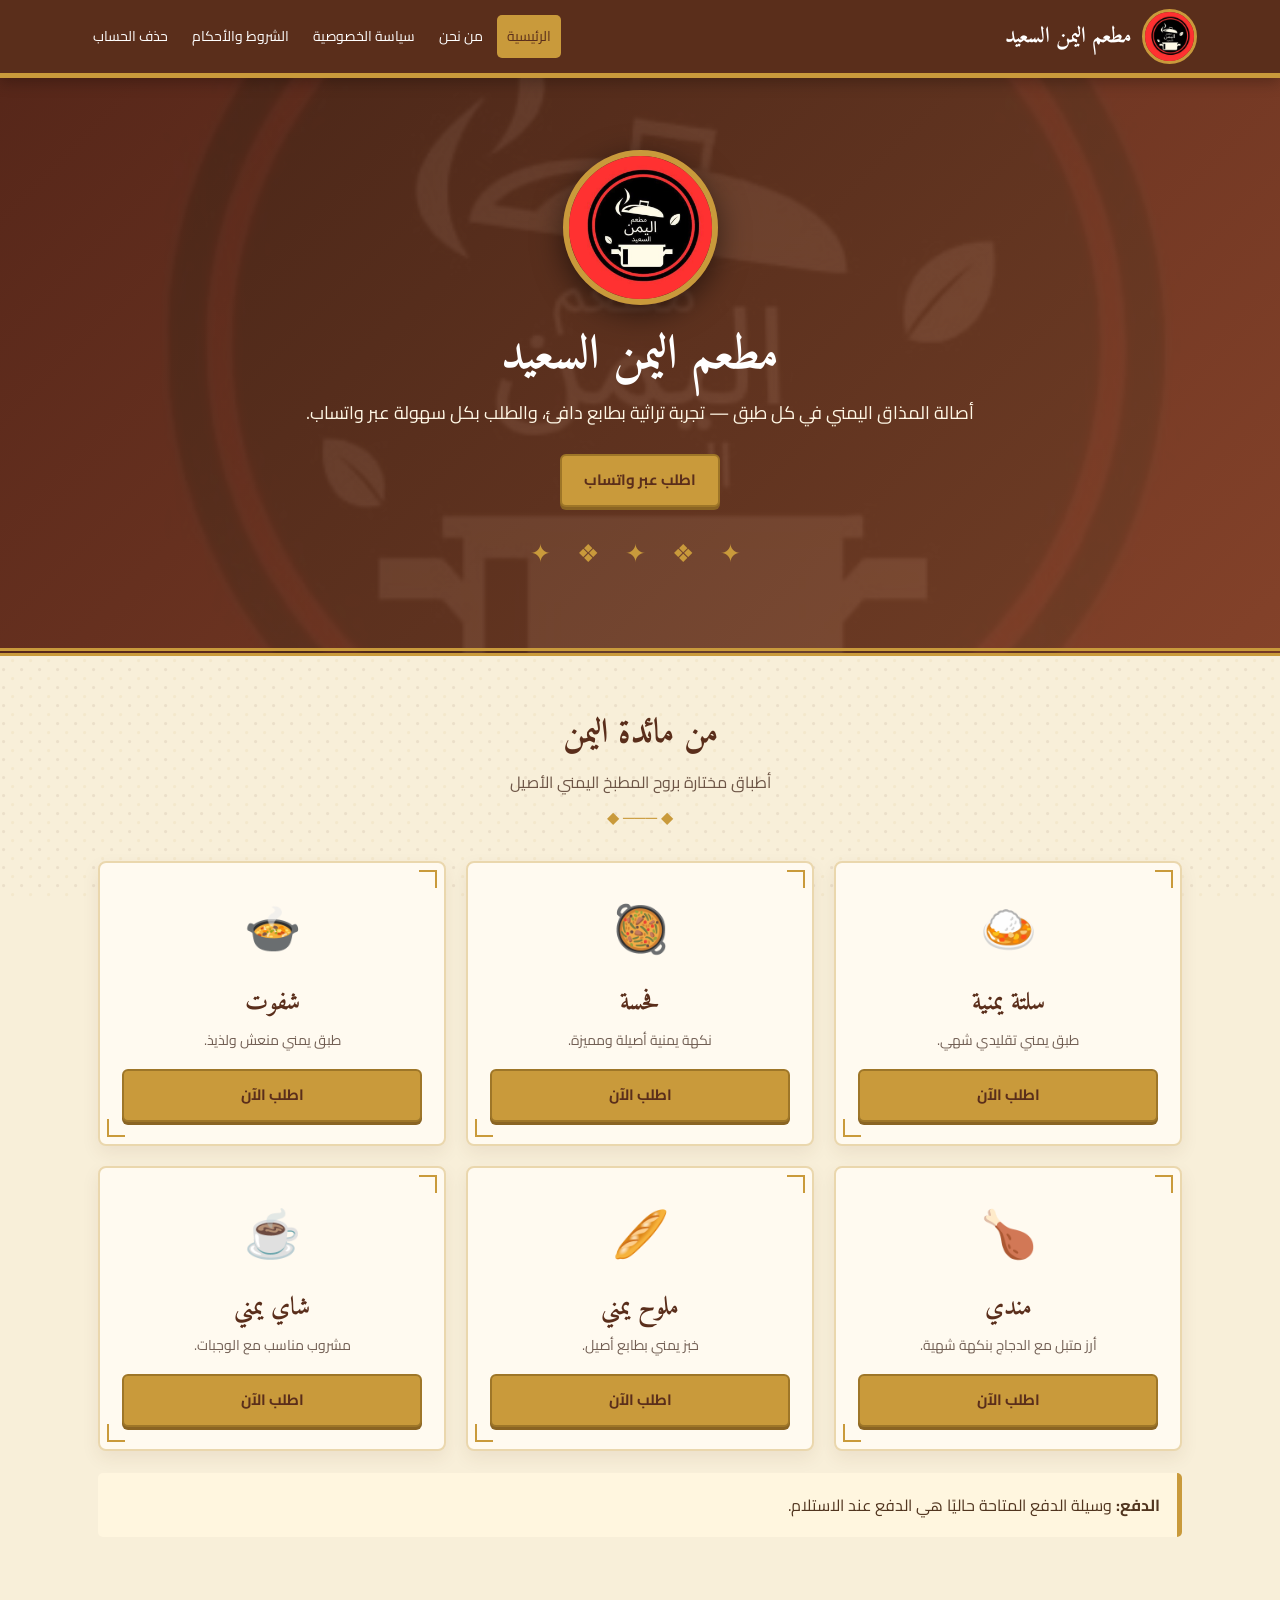
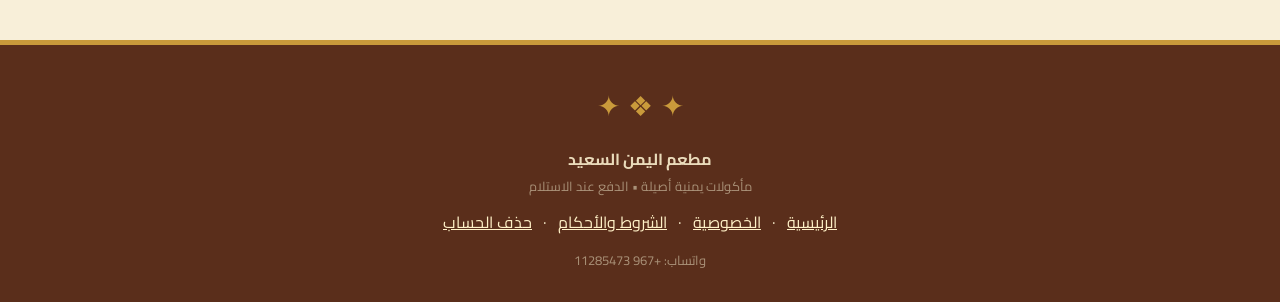
<file: index.html>
<!doctype html>
<html lang="ar" dir="rtl">
<head>
<meta charset="utf-8">
<meta name="viewport" content="width=device-width,initial-scale=1">
<meta name="description" content="مطعم اليمن السعيد - مأكولات يمنية وطلبات عبر واتساب">
<title>الرئيسية | مطعم اليمن السعيد</title>
<link rel="stylesheet" href="style.css">
</head>
<body>
<header><div class="nav">
<a class="brand" href="index.html"><img src="logo.jpg" alt="شعار مطعم اليمن السعيد"><span>مطعم اليمن السعيد</span></a>
<nav><a class="active" href="index.html">الرئيسية</a><a class="" href="about.html">من نحن</a><a class="" href="privacy.html">سياسة الخصوصية</a><a class="" href="terms.html">الشروط والأحكام</a><a class="" href="delete-account.html">حذف الحساب</a></nav>
</div></header>

<section class="hero">
<img src="logo.jpg" alt="شعار مطعم اليمن السعيد">
<h1>مطعم اليمن السعيد</h1>
<p>أصالة المذاق اليمني في كل طبق — تجربة تراثية بطابع دافئ، والطلب بكل سهولة عبر واتساب.</p>
<a class="btn" target="_blank" href="https://wa.me/96711285473?text=السلام عليكم، أريد طلب وجبة من مطعم اليمن السعيد">اطلب عبر واتساب</a>
</section>
<section class="container">
<div class="section-title"><h2>من مائدة اليمن</h2><p>أطباق مختارة بروح المطبخ اليمني الأصيل</p></div>
<div class="cards">
<div class="card food"><div class="icon">🍛</div><h3>سلتة يمنية</h3><p>طبق يمني تقليدي شهي.</p><a class="btn" target="_blank" href="https://wa.me/96711285473?text=السلام عليكم، أريد طلب سلتة يمنية">اطلب الآن</a></div>
<div class="card food"><div class="icon">🥘</div><h3>فحسة</h3><p>نكهة يمنية أصيلة ومميزة.</p><a class="btn" target="_blank" href="https://wa.me/96711285473?text=السلام عليكم، أريد طلب فحسة">اطلب الآن</a></div>
<div class="card food"><div class="icon">🍲</div><h3>شفوت</h3><p>طبق يمني منعش ولذيذ.</p><a class="btn" target="_blank" href="https://wa.me/96711285473?text=السلام عليكم، أريد طلب شفوت">اطلب الآن</a></div>
<div class="card food"><div class="icon">🍗</div><h3>مندي</h3><p>أرز متبل مع الدجاج بنكهة شهية.</p><a class="btn" target="_blank" href="https://wa.me/96711285473?text=السلام عليكم، أريد طلب مندي">اطلب الآن</a></div>
<div class="card food"><div class="icon">🥖</div><h3>ملوح يمني</h3><p>خبز يمني بطابع أصيل.</p><a class="btn" target="_blank" href="https://wa.me/96711285473?text=السلام عليكم، أريد طلب ملوح يمني">اطلب الآن</a></div>
<div class="card food"><div class="icon">☕</div><h3>شاي يمني</h3><p>مشروب مناسب مع الوجبات.</p><a class="btn" target="_blank" href="https://wa.me/96711285473?text=السلام عليكم، أريد طلب شاي يمني">اطلب الآن</a></div>
</div>
<div class="notice"><b>الدفع:</b> وسيلة الدفع المتاحة حاليًا هي الدفع عند الاستلام.</div>
</section>

<footer>
<div class="ornament">✦ ❖ ✦</div>
<div><b>مطعم اليمن السعيد</b></div>
<div class="small">مأكولات يمنية أصيلة • الدفع عند الاستلام</div>
<div style="margin-top:8px"><a href="index.html">الرئيسية</a> · <a href="privacy.html">الخصوصية</a> · <a href="terms.html">الشروط والأحكام</a> · <a href="delete-account.html">حذف الحساب</a></div>
<div class="small" style="margin-top:10px">واتساب: +967 11285473</div>
</footer>
</body></html>
</file>
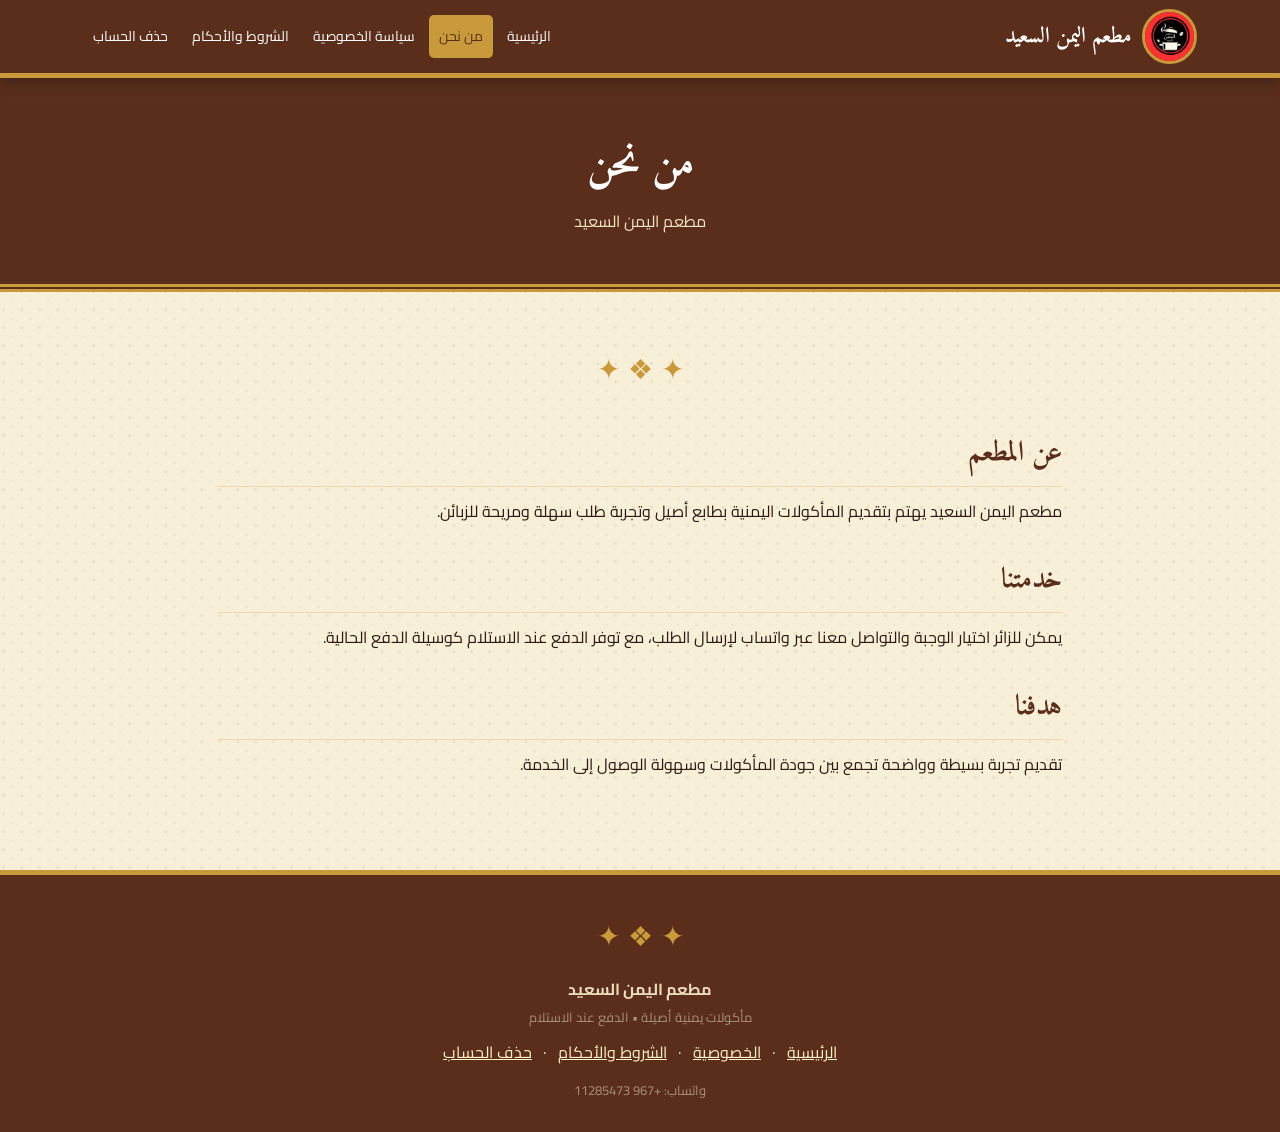
<file: about.html>
<!doctype html>
<html lang="ar" dir="rtl">
<head>
<meta charset="utf-8">
<meta name="viewport" content="width=device-width,initial-scale=1">
<meta name="description" content="مطعم اليمن السعيد - مأكولات يمنية وطلبات عبر واتساب">
<title>من نحن | مطعم اليمن السعيد</title>
<link rel="stylesheet" href="style.css">
</head>
<body>
<header><div class="nav">
<a class="brand" href="index.html"><img src="logo.jpg" alt="شعار مطعم اليمن السعيد"><span>مطعم اليمن السعيد</span></a>
<nav><a class="" href="index.html">الرئيسية</a><a class="active" href="about.html">من نحن</a><a class="" href="privacy.html">سياسة الخصوصية</a><a class="" href="terms.html">الشروط والأحكام</a><a class="" href="delete-account.html">حذف الحساب</a></nav>
</div></header>

<section class="page-head"><h1>من نحن</h1><p>مطعم اليمن السعيد</p></section>
<section class="container content">
<div class="ornament">✦ ❖ ✦</div>
<h2>عن المطعم</h2><p>مطعم اليمن السعيد يهتم بتقديم المأكولات اليمنية بطابع أصيل وتجربة طلب سهلة ومريحة للزبائن.</p>
<h2>خدمتنا</h2><p>يمكن للزائر اختيار الوجبة والتواصل معنا عبر واتساب لإرسال الطلب، مع توفر الدفع عند الاستلام كوسيلة الدفع الحالية.</p>
<h2>هدفنا</h2><p>تقديم تجربة بسيطة وواضحة تجمع بين جودة المأكولات وسهولة الوصول إلى الخدمة.</p>
</section>

<footer>
<div class="ornament">✦ ❖ ✦</div>
<div><b>مطعم اليمن السعيد</b></div>
<div class="small">مأكولات يمنية أصيلة • الدفع عند الاستلام</div>
<div style="margin-top:8px"><a href="index.html">الرئيسية</a> · <a href="privacy.html">الخصوصية</a> · <a href="terms.html">الشروط والأحكام</a> · <a href="delete-account.html">حذف الحساب</a></div>
<div class="small" style="margin-top:10px">واتساب: +967 11285473</div>
</footer>
</body></html>
</file>
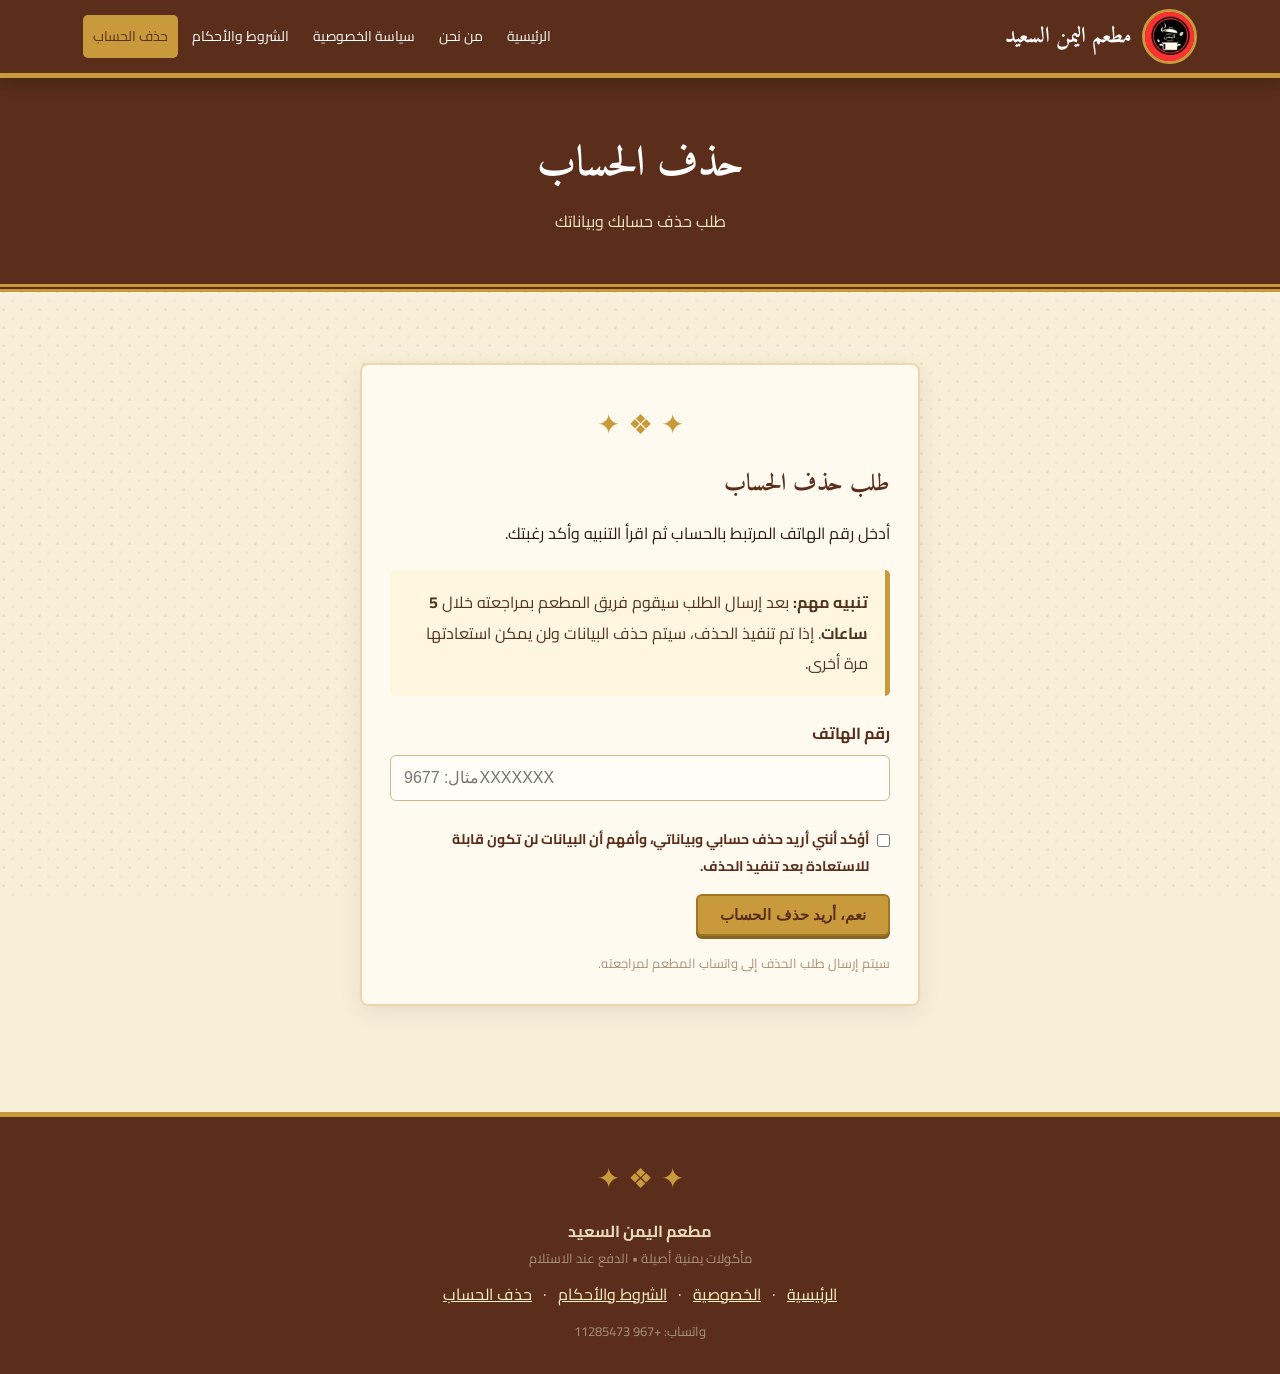
<file: delete-account.html>
<!doctype html>
<html lang="ar" dir="rtl">
<head>
<meta charset="utf-8">
<meta name="viewport" content="width=device-width,initial-scale=1">
<meta name="description" content="مطعم اليمن السعيد - مأكولات يمنية وطلبات عبر واتساب">
<title>حذف الحساب | مطعم اليمن السعيد</title>
<link rel="stylesheet" href="style.css">
</head>
<body>
<header><div class="nav">
<a class="brand" href="index.html"><img src="logo.jpg" alt="شعار مطعم اليمن السعيد"><span>مطعم اليمن السعيد</span></a>
<nav><a class="" href="index.html">الرئيسية</a><a class="" href="about.html">من نحن</a><a class="" href="privacy.html">سياسة الخصوصية</a><a class="" href="terms.html">الشروط والأحكام</a><a class="active" href="delete-account.html">حذف الحساب</a></nav>
</div></header>

<section class="page-head"><h1>حذف الحساب</h1><p>طلب حذف حسابك وبياناتك</p></section>
<section class="container">
<div class="form-box">
<div class="ornament">✦ ❖ ✦</div>
<h2 style="font-family:'Amiri',serif;color:#5a2e1b;margin-bottom:10px">طلب حذف الحساب</h2>
<p>أدخل رقم الهاتف المرتبط بالحساب ثم اقرأ التنبيه وأكد رغبتك.</p>
<div class="notice"><b>تنبيه مهم:</b> بعد إرسال الطلب سيقوم فريق المطعم بمراجعته خلال <b>5 ساعات</b>. إذا تم تنفيذ الحذف، سيتم حذف البيانات ولن يمكن استعادتها مرة أخرى.</div>
<label for="deletePhone">رقم الهاتف</label>
<input id="deletePhone" type="tel" placeholder="مثال: 9677XXXXXXX">
<label class="checkbox"><input id="agreeDelete" type="checkbox"> <span>أؤكد أنني أريد حذف حسابي وبياناتي، وأفهم أن البيانات لن تكون قابلة للاستعادة بعد تنفيذ الحذف.</span></label>
<button class="btn" type="button" onclick="confirmDelete()">نعم، أريد حذف الحساب</button>
<div id="deleteToast" class="toast"></div>
<p class="small" style="margin-top:15px">سيتم إرسال طلب الحذف إلى واتساب المطعم لمراجعته.</p>
</div>
</section>
<script src="script.js"></script>

<footer>
<div class="ornament">✦ ❖ ✦</div>
<div><b>مطعم اليمن السعيد</b></div>
<div class="small">مأكولات يمنية أصيلة • الدفع عند الاستلام</div>
<div style="margin-top:8px"><a href="index.html">الرئيسية</a> · <a href="privacy.html">الخصوصية</a> · <a href="terms.html">الشروط والأحكام</a> · <a href="delete-account.html">حذف الحساب</a></div>
<div class="small" style="margin-top:10px">واتساب: +967 11285473</div>
</footer>
</body></html>
</file>
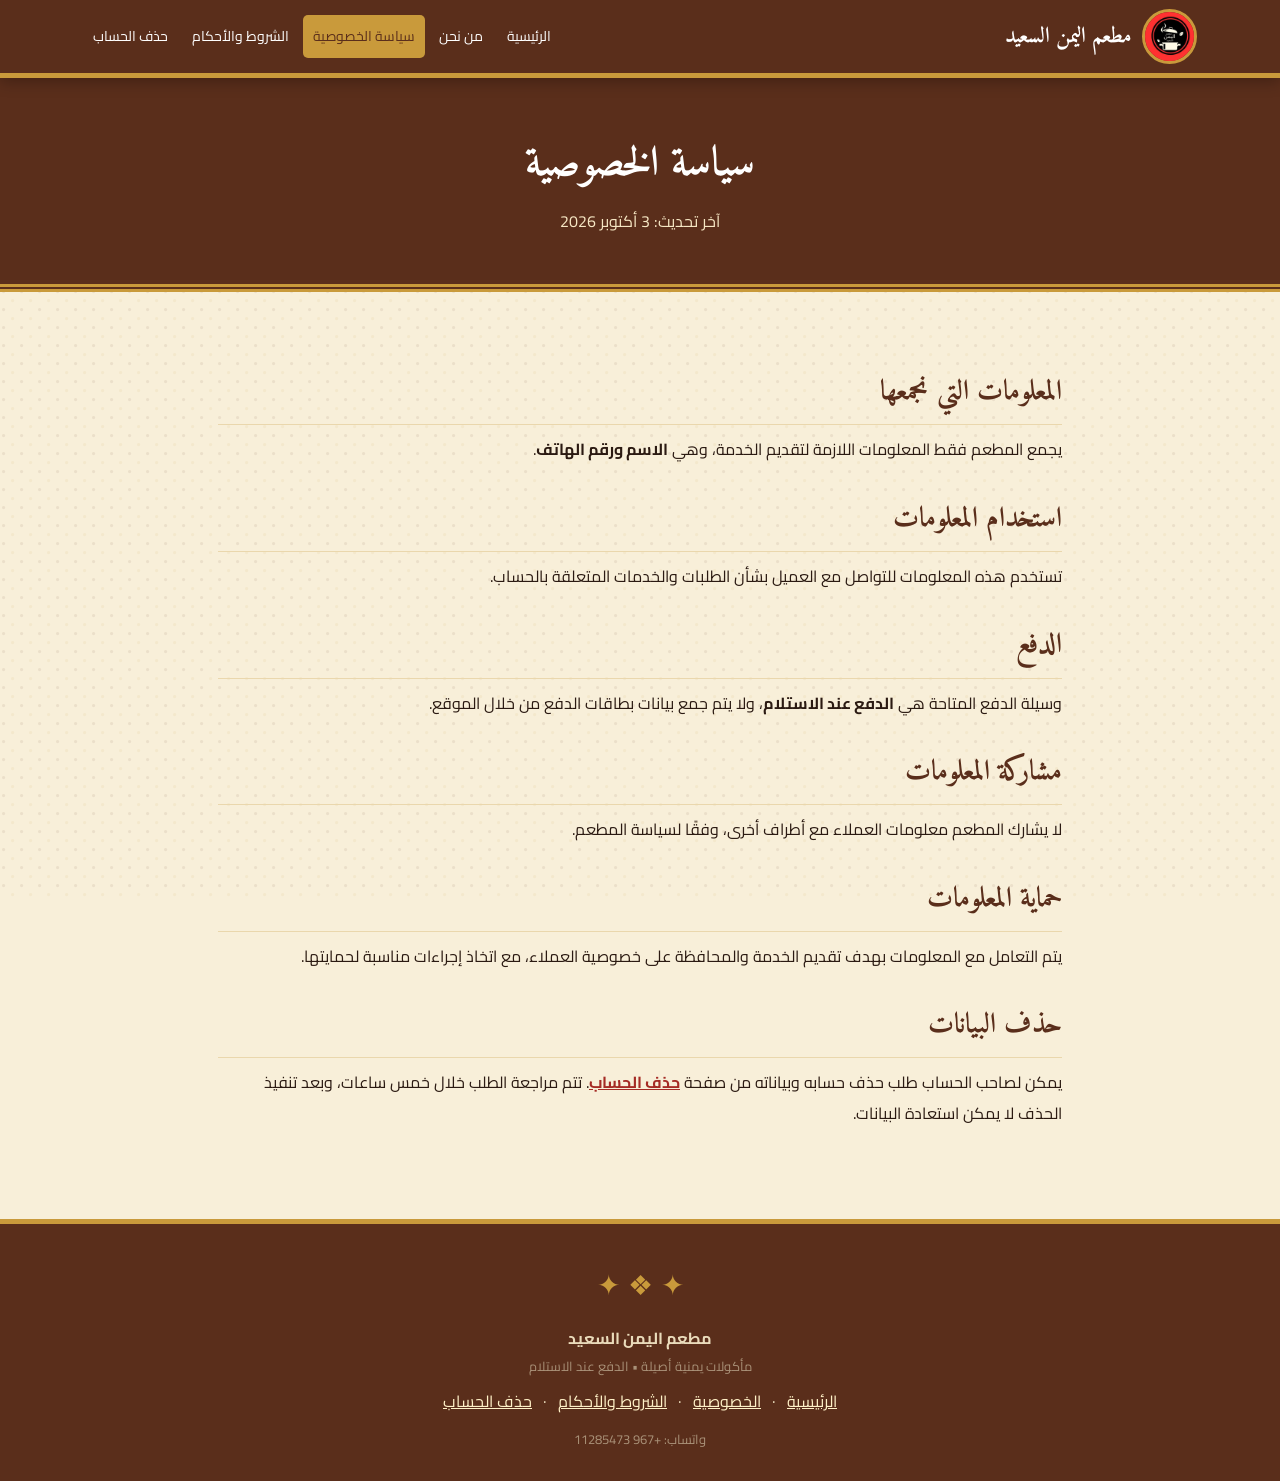
<file: privacy.html>
<!doctype html>
<html lang="ar" dir="rtl">
<head>
<meta charset="utf-8">
<meta name="viewport" content="width=device-width,initial-scale=1">
<meta name="description" content="مطعم اليمن السعيد - مأكولات يمنية وطلبات عبر واتساب">
<title>سياسة الخصوصية | مطعم اليمن السعيد</title>
<link rel="stylesheet" href="style.css">
</head>
<body>
<header><div class="nav">
<a class="brand" href="index.html"><img src="logo.jpg" alt="شعار مطعم اليمن السعيد"><span>مطعم اليمن السعيد</span></a>
<nav><a class="" href="index.html">الرئيسية</a><a class="" href="about.html">من نحن</a><a class="active" href="privacy.html">سياسة الخصوصية</a><a class="" href="terms.html">الشروط والأحكام</a><a class="" href="delete-account.html">حذف الحساب</a></nav>
</div></header>

<section class="page-head"><h1>سياسة الخصوصية</h1><p>آخر تحديث: 3 أكتوبر 2026</p></section>
<section class="container content">
<h2>المعلومات التي نجمعها</h2><p>يجمع المطعم فقط المعلومات اللازمة لتقديم الخدمة، وهي <b>الاسم ورقم الهاتف</b>.</p>
<h2>استخدام المعلومات</h2><p>تستخدم هذه المعلومات للتواصل مع العميل بشأن الطلبات والخدمات المتعلقة بالحساب.</p>
<h2>الدفع</h2><p>وسيلة الدفع المتاحة هي <b>الدفع عند الاستلام</b>، ولا يتم جمع بيانات بطاقات الدفع من خلال الموقع.</p>
<h2>مشاركة المعلومات</h2><p>لا يشارك المطعم معلومات العملاء مع أطراف أخرى، وفقًا لسياسة المطعم.</p>
<h2>حماية المعلومات</h2><p>يتم التعامل مع المعلومات بهدف تقديم الخدمة والمحافظة على خصوصية العملاء، مع اتخاذ إجراءات مناسبة لحمايتها.</p>
<h2>حذف البيانات</h2><p>يمكن لصاحب الحساب طلب حذف حسابه وبياناته من صفحة <a href="delete-account.html">حذف الحساب</a>. تتم مراجعة الطلب خلال خمس ساعات، وبعد تنفيذ الحذف لا يمكن استعادة البيانات.</p>
</section>

<footer>
<div class="ornament">✦ ❖ ✦</div>
<div><b>مطعم اليمن السعيد</b></div>
<div class="small">مأكولات يمنية أصيلة • الدفع عند الاستلام</div>
<div style="margin-top:8px"><a href="index.html">الرئيسية</a> · <a href="privacy.html">الخصوصية</a> · <a href="terms.html">الشروط والأحكام</a> · <a href="delete-account.html">حذف الحساب</a></div>
<div class="small" style="margin-top:10px">واتساب: +967 11285473</div>
</footer>
</body></html>
</file>
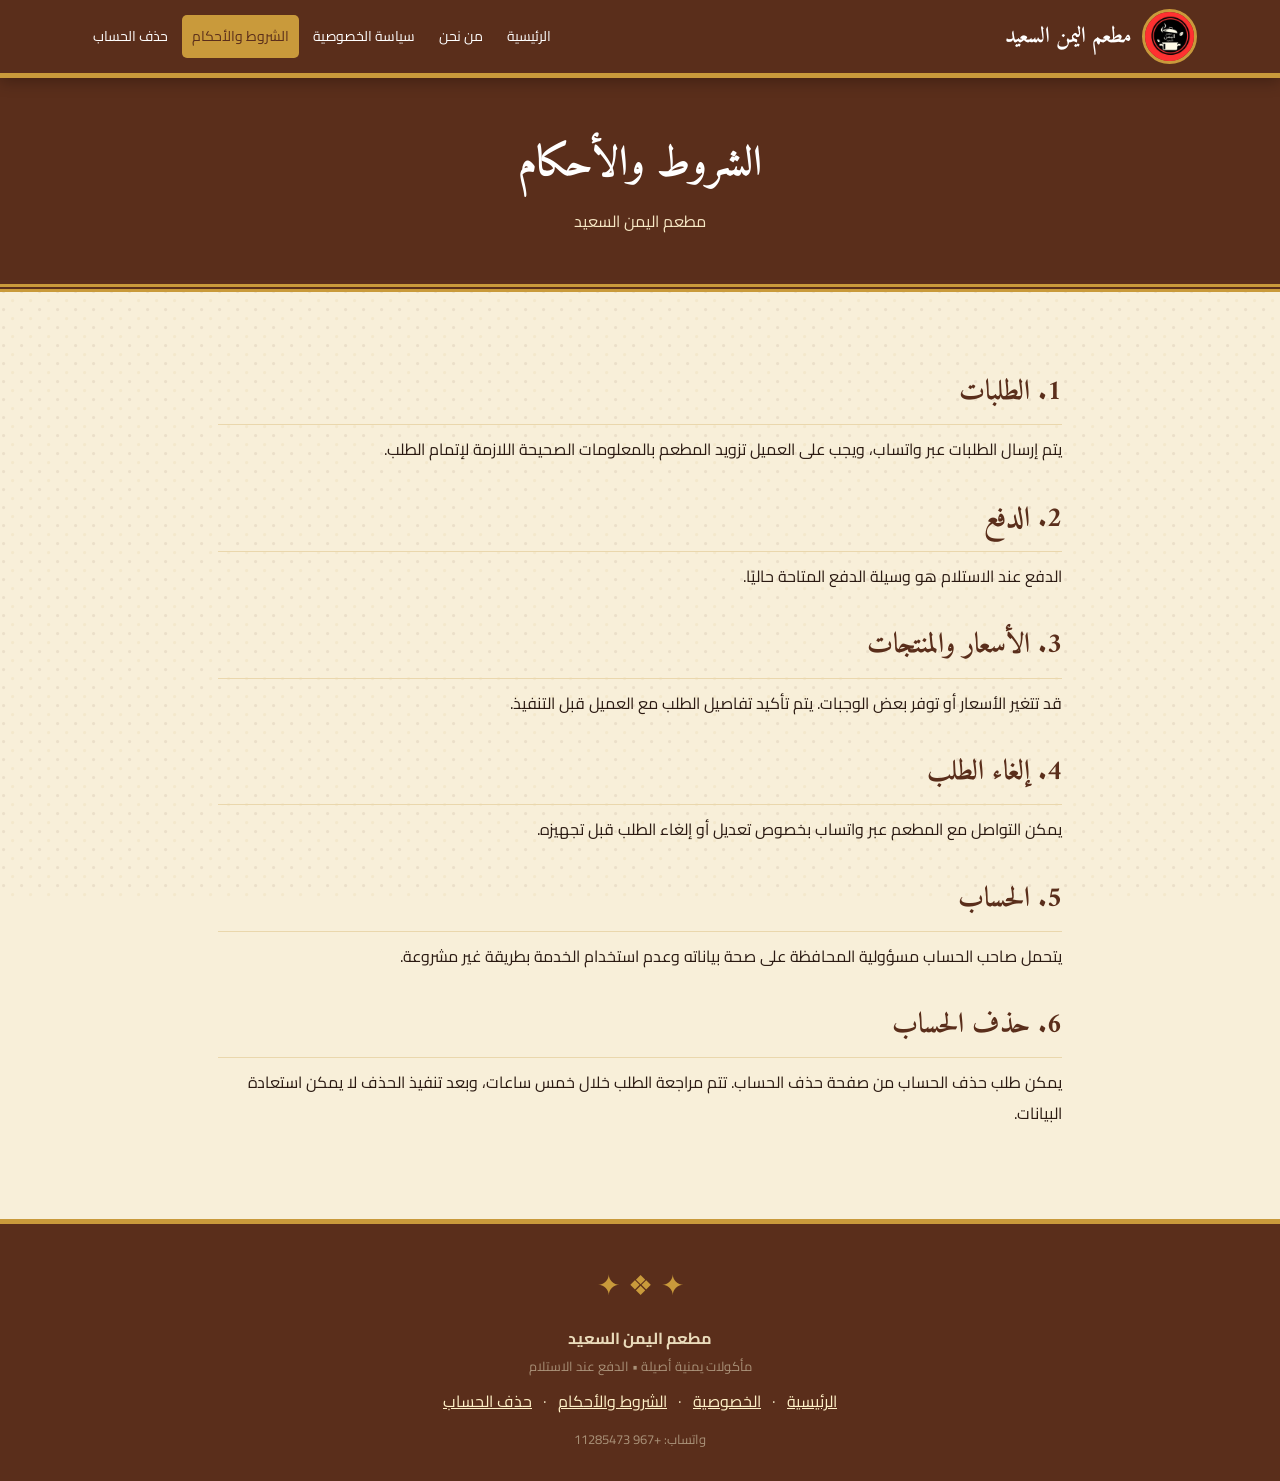
<file: terms.html>
<!doctype html>
<html lang="ar" dir="rtl">
<head>
<meta charset="utf-8">
<meta name="viewport" content="width=device-width,initial-scale=1">
<meta name="description" content="مطعم اليمن السعيد - مأكولات يمنية وطلبات عبر واتساب">
<title>الشروط والأحكام | مطعم اليمن السعيد</title>
<link rel="stylesheet" href="style.css">
</head>
<body>
<header><div class="nav">
<a class="brand" href="index.html"><img src="logo.jpg" alt="شعار مطعم اليمن السعيد"><span>مطعم اليمن السعيد</span></a>
<nav><a class="" href="index.html">الرئيسية</a><a class="" href="about.html">من نحن</a><a class="" href="privacy.html">سياسة الخصوصية</a><a class="active" href="terms.html">الشروط والأحكام</a><a class="" href="delete-account.html">حذف الحساب</a></nav>
</div></header>

<section class="page-head"><h1>الشروط والأحكام</h1><p>مطعم اليمن السعيد</p></section>
<section class="container content">
<h2>1. الطلبات</h2><p>يتم إرسال الطلبات عبر واتساب، ويجب على العميل تزويد المطعم بالمعلومات الصحيحة اللازمة لإتمام الطلب.</p>
<h2>2. الدفع</h2><p>الدفع عند الاستلام هو وسيلة الدفع المتاحة حاليًا.</p>
<h2>3. الأسعار والمنتجات</h2><p>قد تتغير الأسعار أو توفر بعض الوجبات. يتم تأكيد تفاصيل الطلب مع العميل قبل التنفيذ.</p>
<h2>4. إلغاء الطلب</h2><p>يمكن التواصل مع المطعم عبر واتساب بخصوص تعديل أو إلغاء الطلب قبل تجهيزه.</p>
<h2>5. الحساب</h2><p>يتحمل صاحب الحساب مسؤولية المحافظة على صحة بياناته وعدم استخدام الخدمة بطريقة غير مشروعة.</p>
<h2>6. حذف الحساب</h2><p>يمكن طلب حذف الحساب من صفحة حذف الحساب. تتم مراجعة الطلب خلال خمس ساعات، وبعد تنفيذ الحذف لا يمكن استعادة البيانات.</p>
</section>

<footer>
<div class="ornament">✦ ❖ ✦</div>
<div><b>مطعم اليمن السعيد</b></div>
<div class="small">مأكولات يمنية أصيلة • الدفع عند الاستلام</div>
<div style="margin-top:8px"><a href="index.html">الرئيسية</a> · <a href="privacy.html">الخصوصية</a> · <a href="terms.html">الشروط والأحكام</a> · <a href="delete-account.html">حذف الحساب</a></div>
<div class="small" style="margin-top:10px">واتساب: +967 11285473</div>
</footer>
</body></html>
</file>
<file: style.css>
@import url('https://fonts.googleapis.com/css2?family=Amiri:wght@400;700&family=Cairo:wght@400;600;700&display=swap');
*{box-sizing:border-box;margin:0;padding:0}
:root{
 --brown:#5a2e1b;--brown2:#7a4327;--gold:#c99a3b;--cream:#f8efd9;
 --sand:#ead7ad;--red:#a52b25;--ink:#2b1a12;--white:#fffaf0
}
body{font-family:'Cairo',Tahoma,Arial,sans-serif;background:var(--cream);color:var(--ink);line-height:1.9;direction:rtl}
body:before{content:"";position:fixed;inset:0;pointer-events:none;opacity:.08;background-image:
 radial-gradient(circle at 20% 20%,var(--brown) 0 1px,transparent 2px),
 radial-gradient(circle at 70% 70%,var(--gold) 0 1px,transparent 2px);background-size:18px 18px;z-index:-1}
header{background:var(--brown);color:#fff;border-bottom:5px solid var(--gold);position:sticky;top:0;z-index:20;box-shadow:0 4px 14px #0004}
.nav{max-width:1150px;margin:auto;display:flex;align-items:center;justify-content:space-between;padding:9px 18px;gap:16px}
.brand{display:flex;align-items:center;gap:10px;color:#fff;text-decoration:none;font-family:'Amiri',serif;font-weight:700}
.brand img{width:55px;height:55px;border-radius:50%;object-fit:cover;border:3px solid var(--gold)}
.brand span{font-size:22px}
nav{display:flex;flex-wrap:wrap;gap:4px;justify-content:center}
nav a{color:#fff;text-decoration:none;padding:8px 10px;border-radius:5px;font-size:14px}
nav a:hover,nav a.active{background:var(--gold);color:var(--brown)}
.hero{position:relative;overflow:hidden;background:
 linear-gradient(135deg,#4b2618eF,#7b4329eF),url('logo.jpg') center/cover;
 color:#fff;padding:72px 18px;text-align:center;border-bottom:8px double var(--gold)}
.hero:after{content:"✦  ❖  ✦  ❖  ✦";display:block;color:var(--gold);font-size:25px;letter-spacing:10px;margin-top:22px}
.hero img{width:155px;height:155px;border-radius:50%;object-fit:cover;border:6px solid var(--gold);box-shadow:0 8px 30px #0008;margin-bottom:14px}
.hero h1,.page-head h1{font-family:'Amiri',serif}
.hero h1{font-size:48px;line-height:1.2;margin-bottom:10px}
.hero p{max-width:720px;margin:0 auto 24px;color:#fff7e5;font-size:18px}
.btn{display:inline-block;background:var(--gold);color:var(--brown);text-decoration:none;border:2px solid #9e7628;border-radius:6px;padding:10px 22px;font-weight:700;cursor:pointer;font-size:15px;box-shadow:0 3px 0 #8a6423}
.btn:hover{transform:translateY(-1px)}
.btn.secondary{background:var(--cream)}
.container{max-width:1120px;margin:auto;padding:46px 18px}
.section-title{text-align:center;margin-bottom:28px}
.section-title h2{font-family:'Amiri',serif;font-size:34px;color:var(--brown)}
.section-title p{color:#6d5546}
.section-title:after{content:"◆ ─── ◆";display:block;color:var(--gold);margin-top:5px}
.cards{display:grid;grid-template-columns:repeat(3,1fr);gap:20px}
.card{background:var(--white);border:2px solid var(--sand);border-radius:8px;padding:22px;box-shadow:0 7px 18px #5a2e1b14;position:relative}
.card:before,.card:after{content:"";position:absolute;width:16px;height:16px;border-color:var(--gold);border-style:solid}
.card:before{top:7px;right:7px;border-width:2px 2px 0 0}
.card:after{bottom:7px;left:7px;border-width:0 0 2px 2px}
.food .icon{text-align:center;font-size:46px;margin-bottom:8px}
.food h3{text-align:center;color:var(--brown);font-family:'Amiri',serif;font-size:25px}
.food p{text-align:center;color:#725f54;font-size:14px}
.food .btn{display:block;text-align:center;margin-top:15px}
.notice{background:#fff6df;border-right:5px solid var(--gold);padding:17px;border-radius:5px;margin:22px 0;color:#51351f}
.page-head{background:var(--brown);color:#fff;padding:48px 18px;text-align:center;border-bottom:8px double var(--gold)}
.page-head h1{font-size:42px}
.page-head p{color:#f6e7c4}
.content{max-width:880px;margin:auto}
.content h2{font-family:'Amiri',serif;font-size:28px;color:var(--brown);margin:28px 0 9px;border-bottom:1px solid var(--sand);padding-bottom:5px}
.content p,.content li{margin-bottom:10px}
.content ul{padding-right:25px}
.content a{color:var(--red);font-weight:700}
.form-box{max-width:560px;margin:25px auto;background:var(--white);border:2px solid var(--sand);border-radius:8px;padding:28px;box-shadow:0 7px 22px #5a2e1b18}
label{display:block;font-weight:700;margin-bottom:7px;color:var(--brown)}
input{width:100%;padding:13px;border:1px solid #cdb98d;background:#fffdf6;border-radius:6px;font-size:16px;direction:ltr;text-align:left;margin-bottom:15px}
.checkbox{display:flex;gap:8px;align-items:flex-start;font-size:14px;margin:10px 0 15px}
.checkbox input{width:auto;margin-top:8px}
footer{background:var(--brown);color:#eadbbb;text-align:center;padding:30px 18px;margin-top:35px;border-top:5px solid var(--gold)}
footer a{color:#fff1c7;margin:0 7px}
.small{font-size:13px;color:#a99178}
.toast{display:none;background:#2b1a12;color:#fff;padding:16px;border-radius:6px;margin-top:18px;text-align:center}
.ornament{font-family:'Amiri',serif;color:var(--gold);font-size:28px;text-align:center;margin:8px 0}
@media(max-width:850px){.cards{grid-template-columns:1fr 1fr}.nav{flex-direction:column}.hero h1{font-size:38px}}
@media(max-width:540px){.cards{grid-template-columns:1fr}.brand span{font-size:19px}nav a{font-size:13px;padding:6px 7px}.hero{padding:50px 15px}.hero h1{font-size:34px}}
</file>
